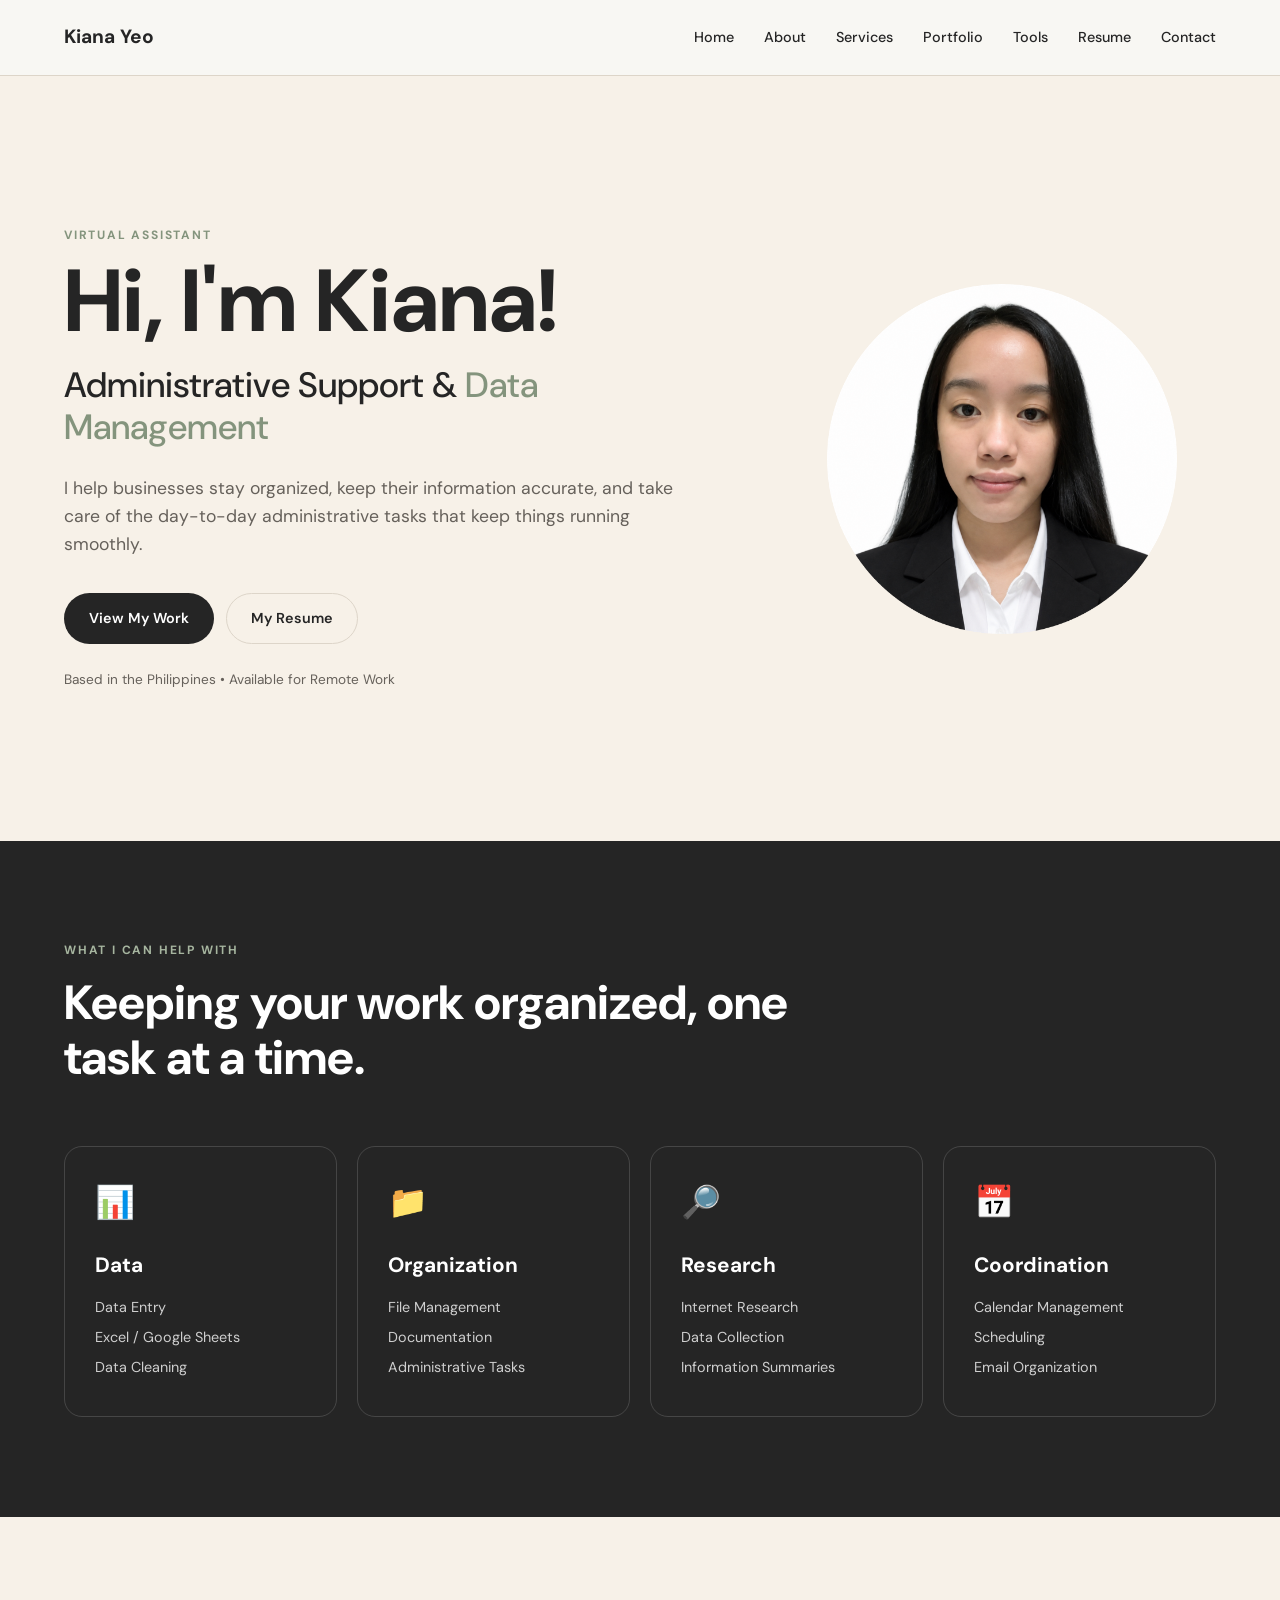
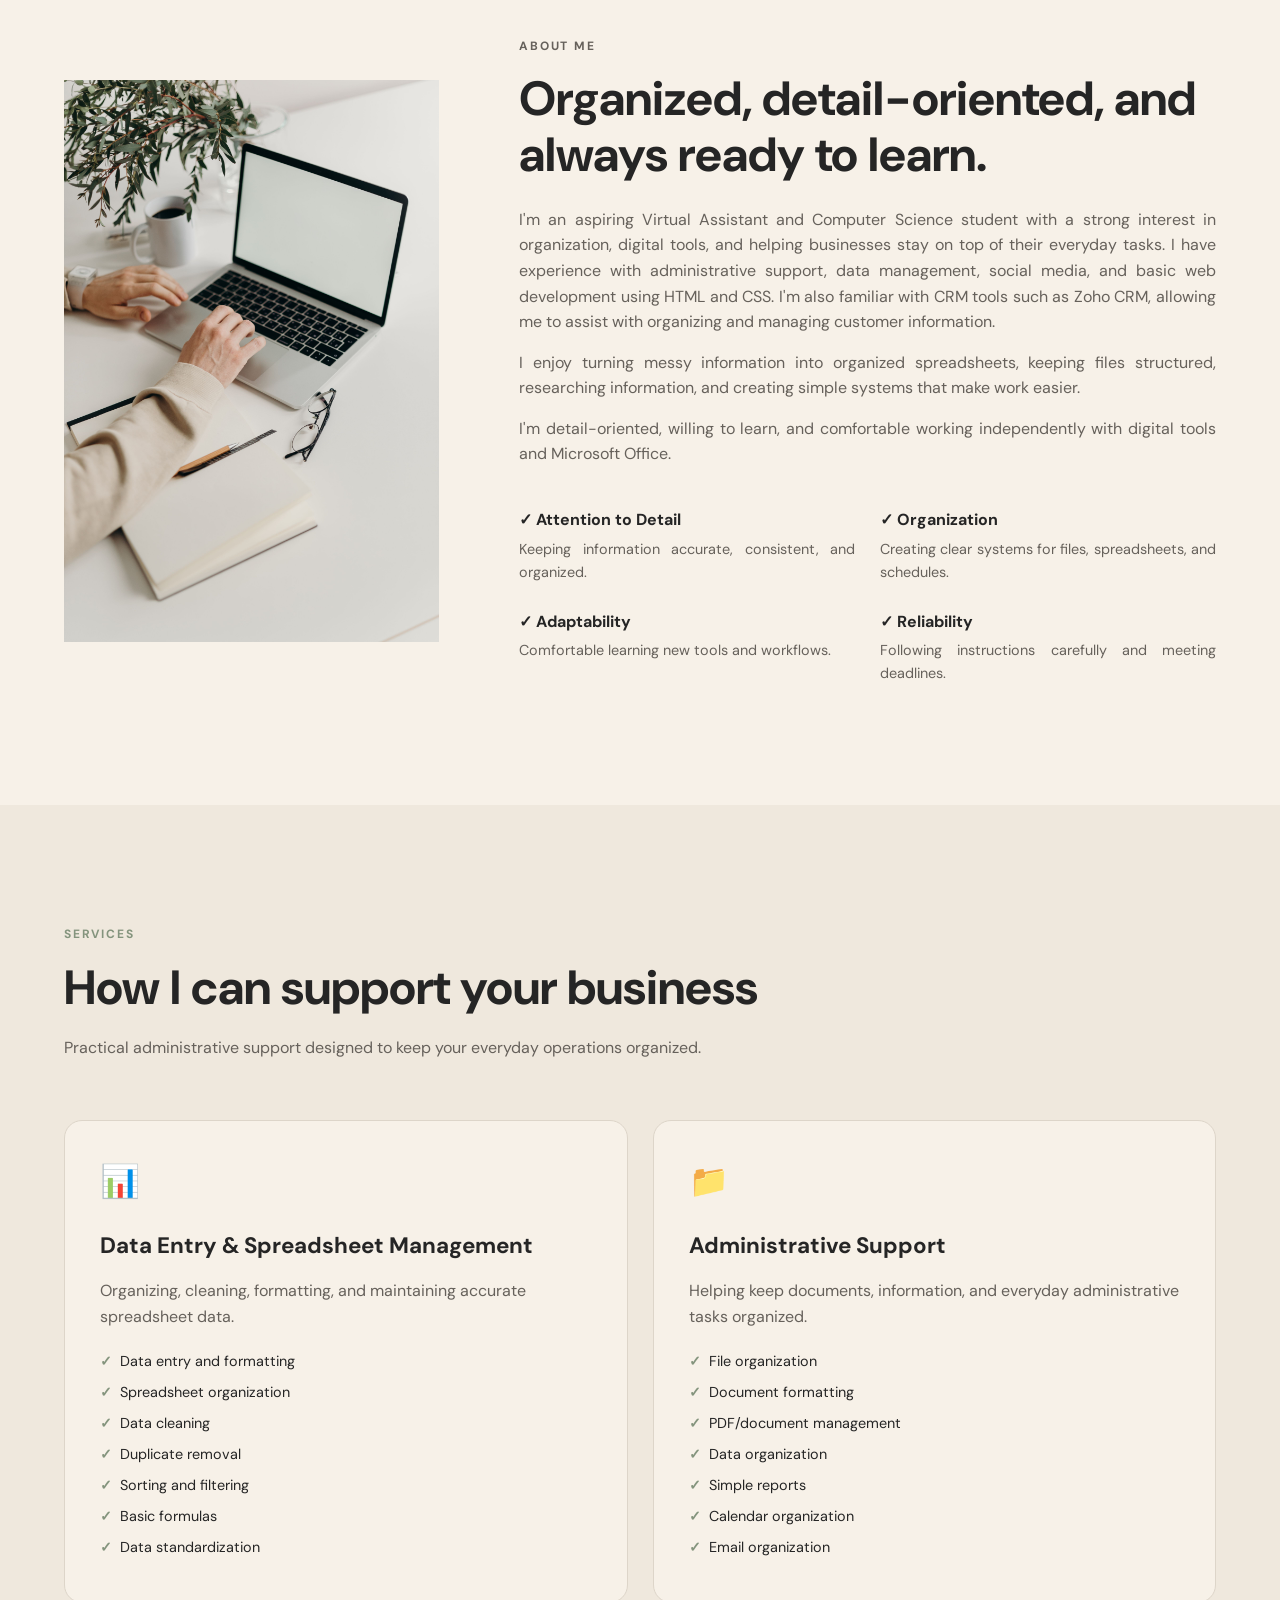
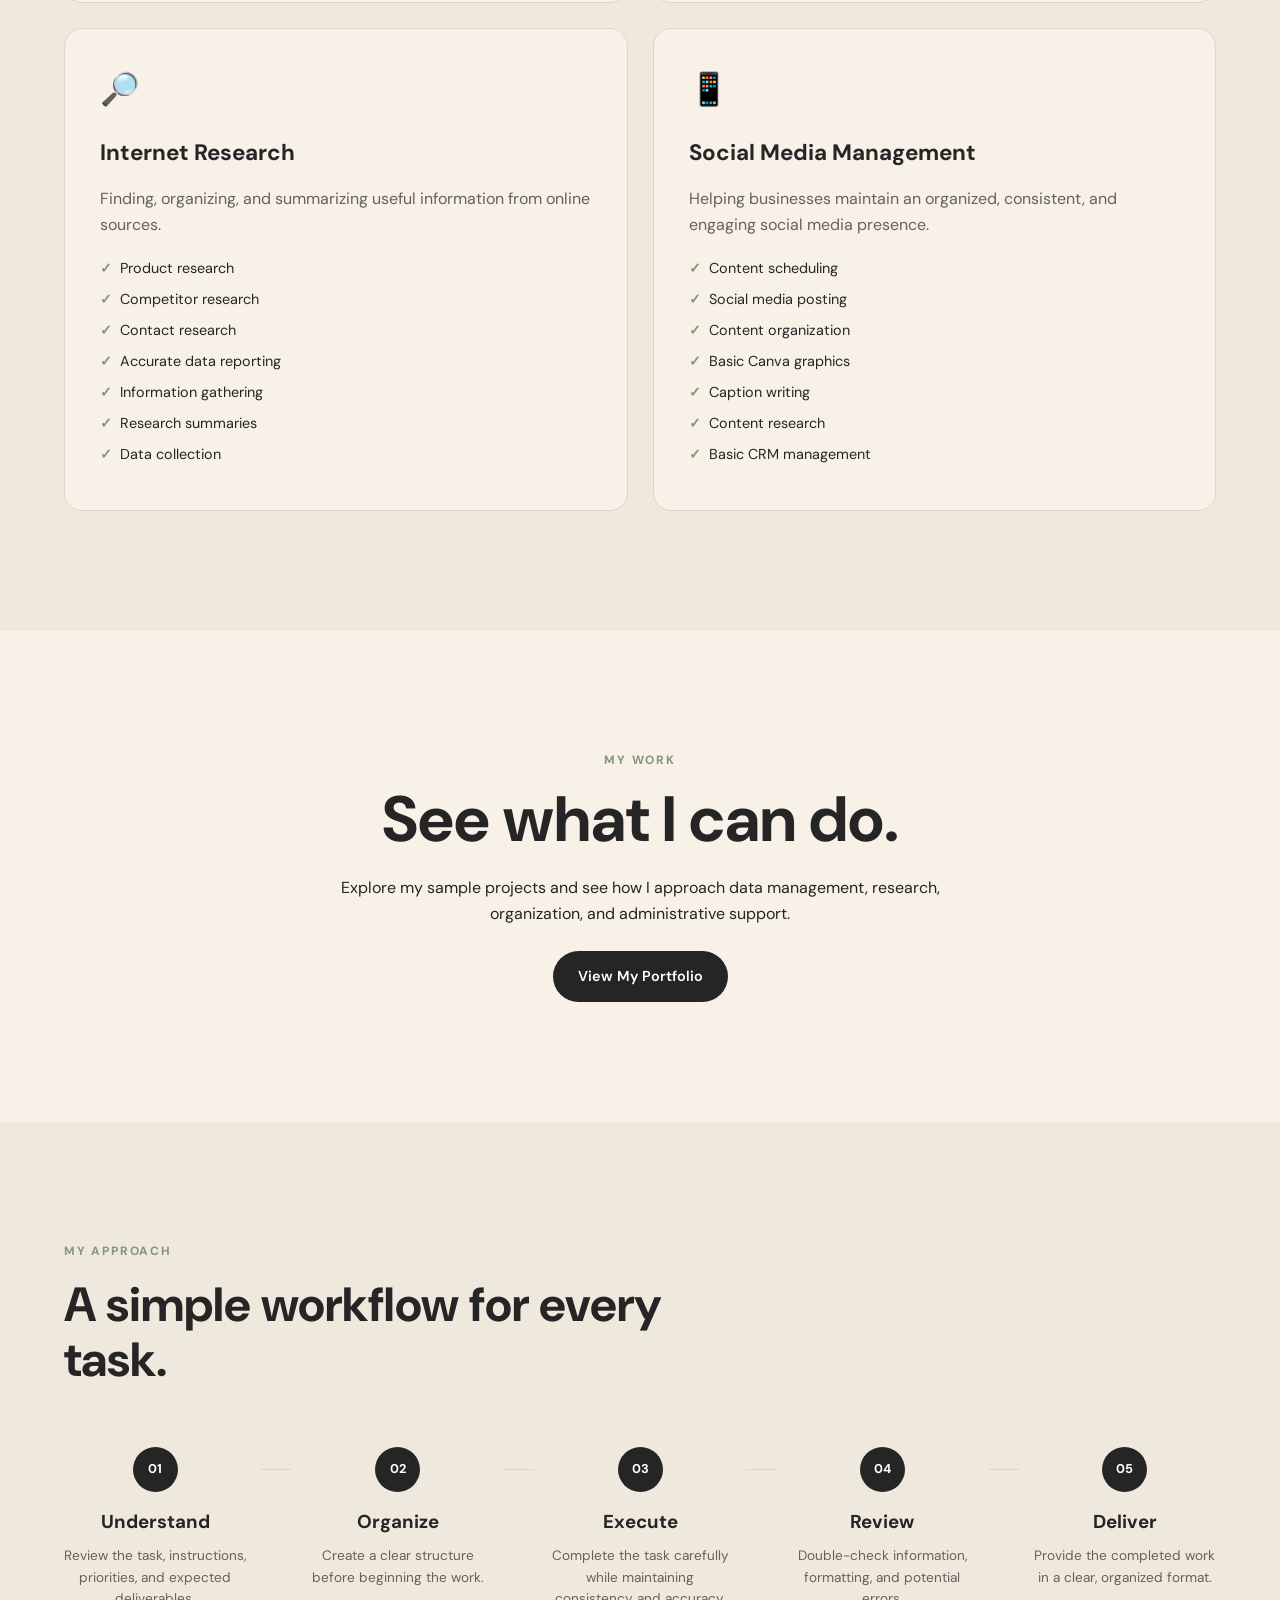
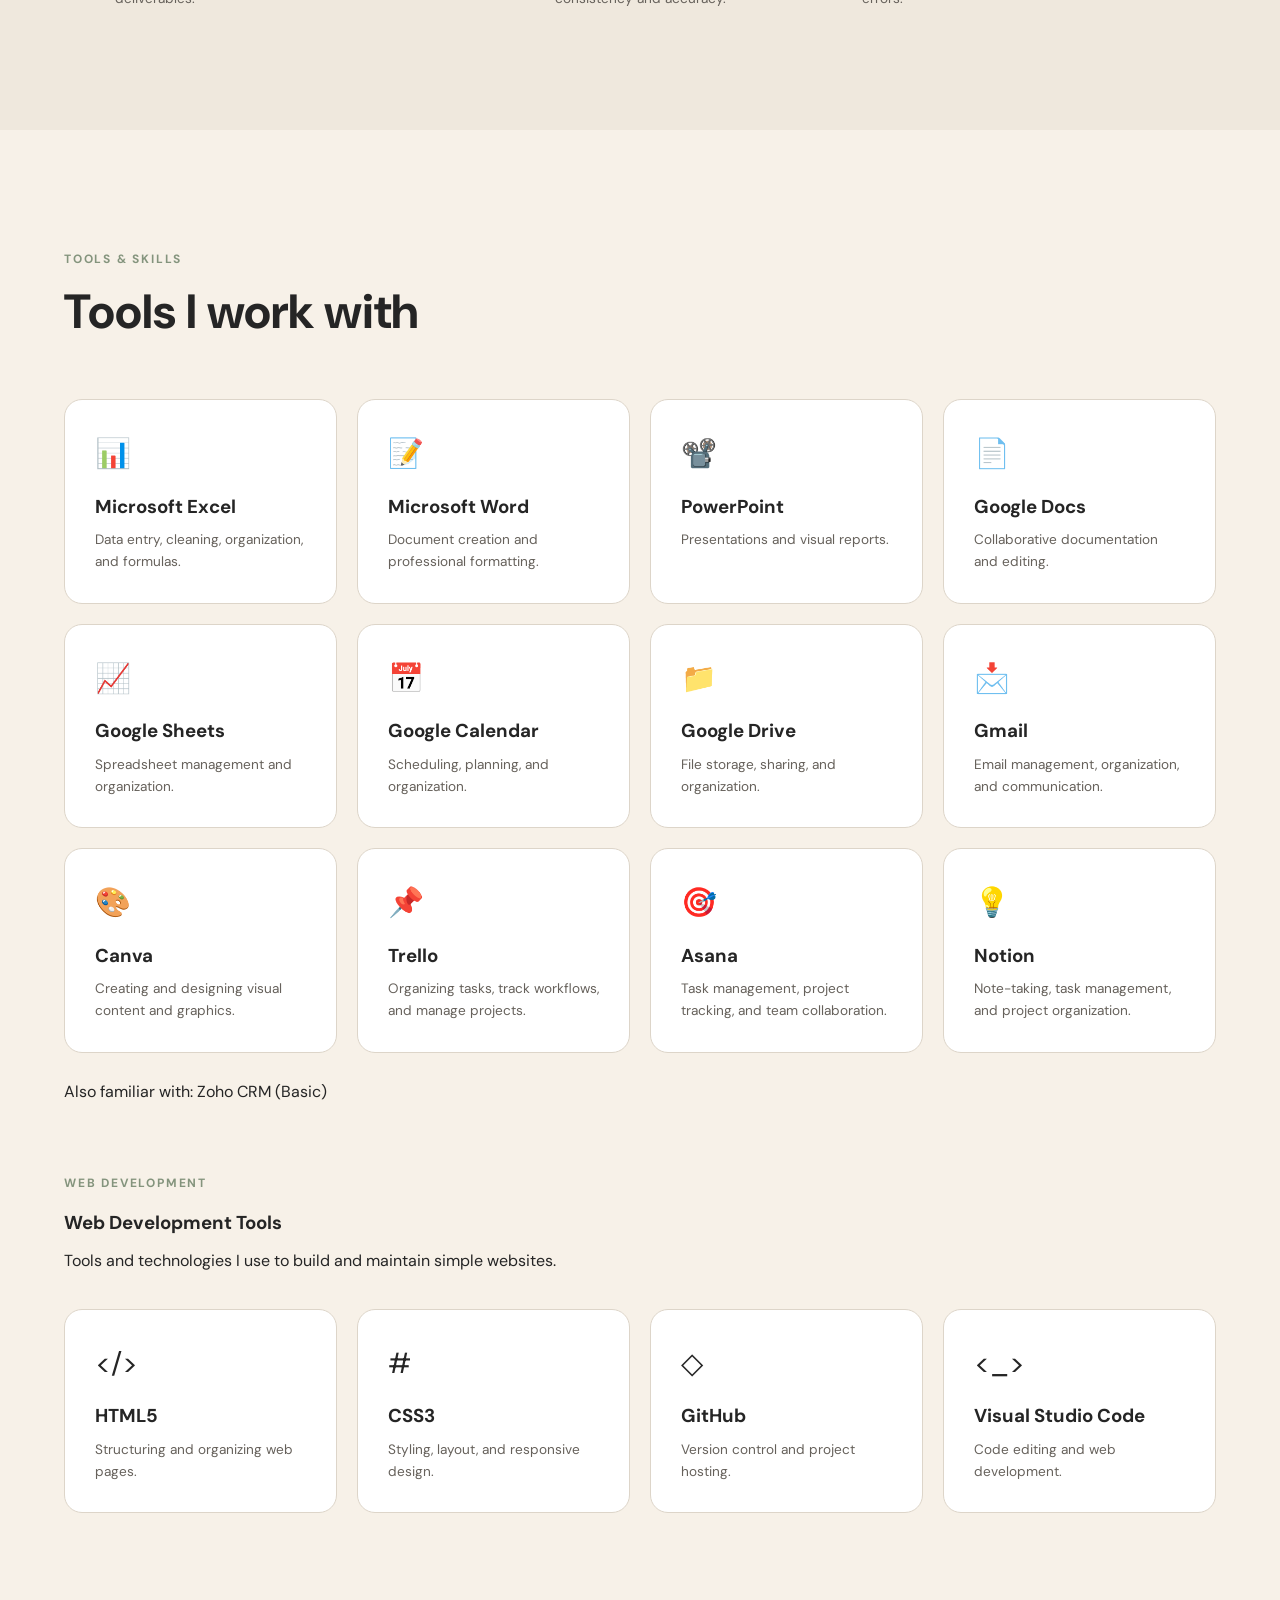
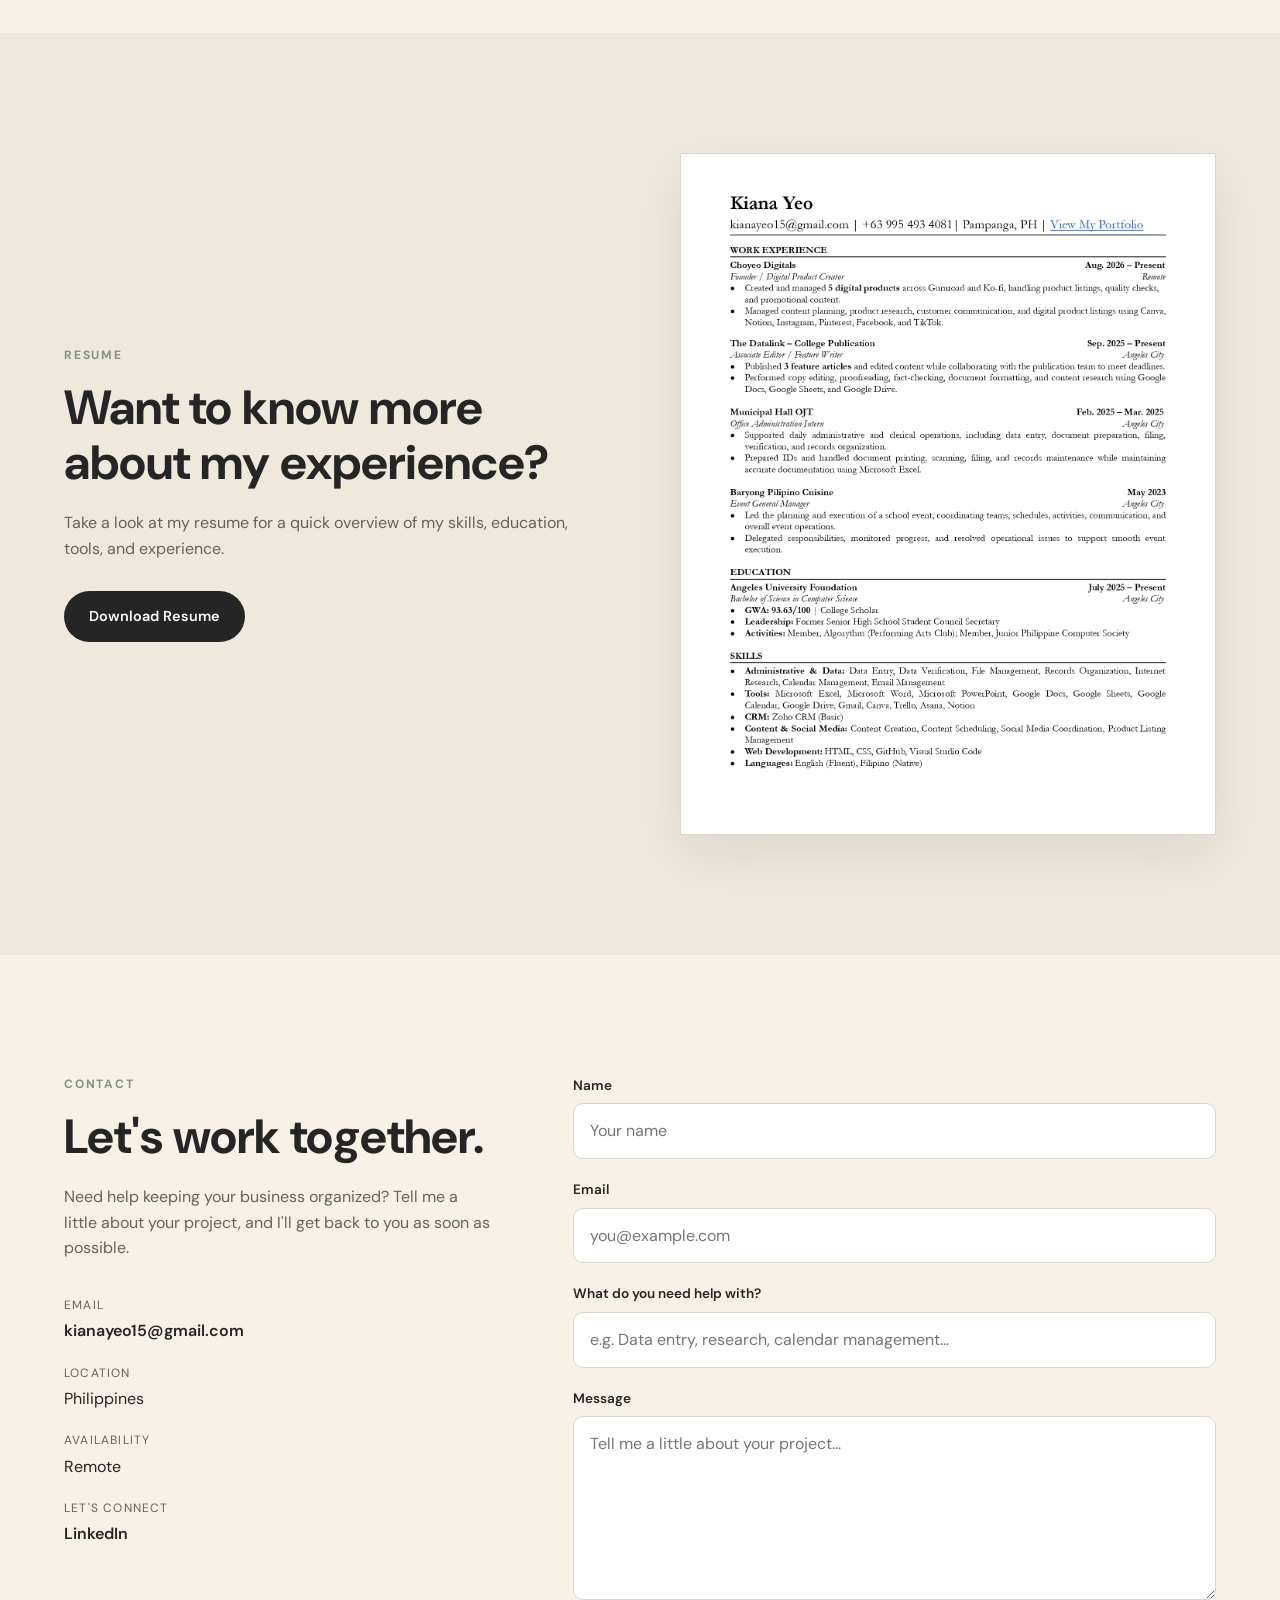
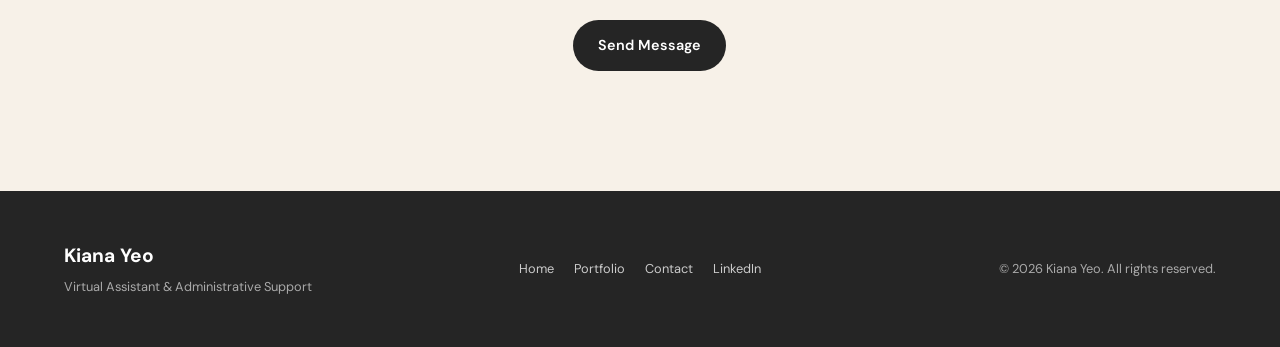
<file: index.html>
<!DOCTYPE html>
<html lang="en">

<head>
    <meta charset="UTF-8">
    <meta name="viewport" content="width=device-width, initial-scale=1.0">

    <title>Kiana Yeo | Portfolio</title>

    <link rel="preconnect" href="https://fonts.googleapis.com">
    <link rel="preconnect" href="https://fonts.gstatic.com" crossorigin>

    <link href="https://fonts.googleapis.com/css2?family=DM+Sans:wght@400;500;600;700&display=swap" rel="stylesheet">

    <link rel="icon" type="image/png" href="images/site-icon.png">

    <!-- CSS -->
    <link rel="stylesheet" href="style.css">

    <!-- SEO -->
    <meta name="description" content="My website portfolio showcasing my projects and skills.">

    <!-- Open Graph / LinkedIn Preview -->
    <meta property="og:title" content="Kiana Yeo | Portfolio">
    <meta property="og:description"
        content="Kiana Yeo's portfolio showcasing virtual assistance, data management, research, administrative support, and web development projects.">
    <meta property="og:type" content="website">
    <meta property="og:url" content="https://kiabytes.github.io/kiana-yeo-portfolio/">
    <meta property="og:image" content="https://kiabytes.github.io/kiana-yeo-portfolio/images/portfolio-preview.jpg">

</head>

<body>

    <!-- =====================================================
         NAVIGATION
    ====================================================== -->

    <header class="navbar">

        <div class="container nav-container">

            <a href="#home" class="logo">
                Kiana Yeo
            </a>

            <nav class="nav-links">

                <a href="#home">Home</a>
                <a href="#about">About</a>
                <a href="#services">Services</a>
                <a href="portfolio.html">Portfolio</a>
                <a href="#tools">Tools</a>
                <a href="#resume">Resume</a>
                <a href="#contact">Contact</a>

            </nav>

            <!-- Mobile menu button -->
            <button class="menu-button" aria-label="Open menu">
                ☰
            </button>

        </div>

    </header>


    <main>

    <!-- =====================================================
        HERO / HOME
    ====================================================== -->

        <section id="home" class="hero">

            <div class="container hero-container">

                <div class="hero-content">

                    <p class="eyebrow">
                        VIRTUAL ASSISTANT
                    </p>

                    <h1>
                        Hi, I'm Kiana!
                    </h1>

                    <h2>
                        Administrative Support &
                        <span>Data Management</span>
                    </h2>

                    <p class="hero-description">
                        I help businesses stay organized, keep their
                        information accurate, and take care of the
                        day-to-day administrative tasks that keep
                        things running smoothly.
                    </p>

                    <div class="hero-buttons">

                        <a href="portfolio.html" class="button button-primary">
                            View My Work
                        </a>

                        <a href="#resume" class="button button-secondary">
                            My Resume
                        </a>

                    </div>

                    <p class="availability">
                        Based in the Philippines • Available for Remote Work
                    </p>

                </div>


                <!-- Hero Avatar -->

                <div class="hero-avatar">

                    <img src="images/profile-picture.png" alt="Illustrated profile avatar">

                </div>

            </div>

        </section>


        <!-- =====================================================
             WHAT I CAN HELP WITH
        ====================================================== -->

        <section class="capabilities">

            <div class="container">

                <div class="section-heading">

                    <p class="eyebrow">
                        WHAT I CAN HELP WITH
                    </p>

                    <h2>
                        Keeping your work organized,
                        one task at a time.
                    </h2>

                </div>


                <div class="capability-grid">

                    <!-- Card 1 -->
                    <article class="capability-card">

                        <div class="card-icon">
                            📊
                        </div>

                        <h3>Data</h3>

                        <ul>
                            <li>Data Entry</li>
                            <li>Excel / Google Sheets</li>
                            <li>Data Cleaning</li>
                        </ul>

                    </article>


                    <!-- Card 2 -->
                    <article class="capability-card">

                        <div class="card-icon">
                            📁
                        </div>

                        <h3>Organization</h3>

                        <ul>
                            <li>File Management</li>
                            <li>Documentation</li>
                            <li>Administrative Tasks</li>
                        </ul>

                    </article>


                    <!-- Card 3 -->
                    <article class="capability-card">

                        <div class="card-icon">
                            🔎
                        </div>

                        <h3>Research</h3>

                        <ul>
                            <li>Internet Research</li>
                            <li>Data Collection</li>
                            <li>Information Summaries</li>
                        </ul>

                    </article>


                    <!-- Card 4 -->
                    <article class="capability-card">

                        <div class="card-icon">
                            📅
                        </div>

                        <h3>Coordination</h3>

                        <ul>
                            <li>Calendar Management</li>
                            <li>Scheduling</li>
                            <li>Email Organization</li>
                        </ul>

                    </article>

                </div>

            </div>

        </section>


        <!-- =====================================================
             ABOUT
        ====================================================== -->

        <section id="about" class="about section">

            <div class="container about-container">

                <div class="about-image">

                    <img src="images/stockimage1.jpg" alt="Stock Image">

                </div>


                <div class="about-content">

                    <p class="eyebrow">
                        ABOUT ME
                    </p>

                    <h2>
                        Organized, detail-oriented,
                        and always ready to learn.
                    </h2>

                    <p>
                        I'm an aspiring Virtual Assistant and Computer Science
                        student with a strong interest in organization, digital 
                        tools, and helping businesses stay on top of their everyday
                        tasks. I have experience with administrative support, data 
                        management, social media, and basic web development using HTML
                        and CSS. I'm also familiar with CRM tools such as Zoho CRM, 
                        allowing me to assist with organizing and managing customer 
                        information.
                    </p>

                    <p>
                        I enjoy turning messy information into organized
                        spreadsheets, keeping files structured,
                        researching information, and creating simple
                        systems that make work easier.
                    </p>

                    <p>
                        I'm detail-oriented, willing to learn, and
                        comfortable working independently with digital
                        tools and Microsoft Office.
                    </p>


                    <div class="strengths">

                        <div class="strength">
                            <strong>✓ Attention to Detail</strong>
                            <p>
                                Keeping information accurate,
                                consistent, and organized.
                            </p>
                        </div>

                        <div class="strength">
                            <strong>✓ Organization</strong>
                            <p>
                                Creating clear systems for files,
                                spreadsheets, and schedules.
                            </p>
                        </div>

                        <div class="strength">
                            <strong>✓ Adaptability</strong>
                            <p>
                                Comfortable learning new tools
                                and workflows.
                            </p>
                        </div>

                        <div class="strength">
                            <strong>✓ Reliability</strong>
                            <p>
                                Following instructions carefully
                                and meeting deadlines.
                            </p>
                        </div>

                    </div>

                </div>

            </div>

        </section>


        <!-- =====================================================
             SERVICES
        ====================================================== -->

        <section id="services" class="services section section-light">

            <div class="container">

                <div class="section-heading">

                    <p class="eyebrow">
                        SERVICES
                    </p>

                    <h2>
                        How I can support your business
                    </h2>

                    <p>
                        Practical administrative support designed
                        to keep your everyday operations organized.
                    </p>

                </div>


                <div class="service-grid">

                    <!-- Service 1 -->
                    <article class="service-card">

                        <div class="card-icon">
                            📊
                        </div>

                        <h3>
                            Data Entry & Spreadsheet Management
                        </h3>

                        <p>
                            Organizing, cleaning, formatting, and
                            maintaining accurate spreadsheet data.
                        </p>

                        <ul>
                            <li>Data entry and formatting</li>
                            <li>Spreadsheet organization</li>
                            <li>Data cleaning</li>
                            <li>Duplicate removal</li>
                            <li>Sorting and filtering</li>
                            <li>Basic formulas</li>
                            <li>Data standardization</li>
                        </ul>

                    </article>


                    <!-- Service 2 -->
                    <article class="service-card">

                        <div class="card-icon">
                            📁
                        </div>

                        <h3>
                            Administrative Support
                        </h3>

                        <p>
                            Helping keep documents, information,
                            and everyday administrative tasks
                            organized.
                        </p>

                        <ul>
                            <li>File organization</li>
                            <li>Document formatting</li>
                            <li>PDF/document management</li>
                            <li>Data organization</li>
                            <li>Simple reports</li>
                            <li>Calendar organization</li>
                            <li>Email organization</li>
                        </ul>

                    </article>


                    <!-- Service 3 -->
                    <article class="service-card">

                        <div class="card-icon">
                            🔎
                        </div>

                        <h3>
                            Internet Research
                        </h3>

                        <p>
                            Finding, organizing, and summarizing
                            useful information from online sources.
                        </p>

                        <ul>
                            <li>Product research</li>
                            <li>Competitor research</li>
                            <li>Contact research</li>
                            <li>Accurate data reporting</li>
                            <li>Information gathering</li>
                            <li>Research summaries</li>
                            <li>Data collection</li>
                        </ul>

                    </article>


                    <!-- Service 4 -->
                    <article class="service-card">

                        <div class="card-icon">
                            📱
                        </div>

                        <h3>
                            Social Media Management
                        </h3>

                        <p>
                            Helping businesses maintain an organized,
                            consistent, and engaging social media presence.
                        </p>

                        <ul>
                            <li>Content scheduling</li>
                            <li>Social media posting</li>
                            <li>Content organization</li>
                            <li>Basic Canva graphics</li>
                            <li>Caption writing</li>
                            <li>Content research</li>
                            <li>Basic CRM management</li>
                        </ul>

                    </article>

                </div>

            </div>

        </section>

        <!-- =====================================================
             PORTFOLIO PREVIEW
        ====================================================== -->

        <section class="portfolio-preview section">

            <div class="container">

                <div class="section-heading">

                    <p class="eyebrow">
                        MY WORK
                    </p>

                    <h2>
                        See what I can do.
                    </h2>

                    <p>
                        Explore my sample projects and see how I approach
                        data management, research, organization, and
                        administrative support.
                    </p>

                    <a href="portfolio.html" class="button button-primary">
                        View My Portfolio
                    </a>

                </div>

            </div>

        </section>


        <!-- =====================================================
             WORKFLOW
        ====================================================== -->

        <section class="workflow section section-light">

            <div class="container">

                <div class="section-heading">

                    <p class="eyebrow">
                        MY APPROACH
                    </p>

                    <h2>
                        A simple workflow for every task.
                    </h2>

                </div>


                <div class="workflow-grid">

                    <div class="workflow-step">

                        <span>01</span>

                        <h3>
                            Understand
                        </h3>

                        <p>
                            Review the task, instructions,
                            priorities, and expected deliverables.
                        </p>

                    </div>


                    <div class="workflow-line"></div>


                    <div class="workflow-step">

                        <span>02</span>

                        <h3>
                            Organize
                        </h3>

                        <p>
                            Create a clear structure before
                            beginning the work.
                        </p>

                    </div>


                    <div class="workflow-line"></div>


                    <div class="workflow-step">

                        <span>03</span>

                        <h3>
                            Execute
                        </h3>

                        <p>
                            Complete the task carefully while
                            maintaining consistency and accuracy.
                        </p>

                    </div>


                    <div class="workflow-line"></div>


                    <div class="workflow-step">

                        <span>04</span>

                        <h3>
                            Review
                        </h3>

                        <p>
                            Double-check information, formatting,
                            and potential errors.
                        </p>

                    </div>


                    <div class="workflow-line"></div>


                    <div class="workflow-step">

                        <span>05</span>

                        <h3>
                            Deliver
                        </h3>

                        <p>
                            Provide the completed work in a clear,
                            organized format.
                        </p>

                    </div>

                </div>

            </div>

        </section>


        <!-- =====================================================
             TOOLS
        ====================================================== -->

        <section id="tools" class="tools section">

            <div class="container">

                <div class="section-heading">

                    <p class="eyebrow">
                        TOOLS & SKILLS
                    </p>

                    <h2>
                        Tools I work with
                    </h2>

                </div>


                <div class="tools-grid">

                    <div class="tool-card">

                        <div class="tool-icon">
                            📊
                        </div>

                        <h3>
                            Microsoft Excel
                        </h3>

                        <p>
                            Data entry, cleaning,
                            organization, and formulas.
                        </p>

                    </div>


                    <div class="tool-card">

                        <div class="tool-icon">
                            📝
                        </div>

                        <h3>
                            Microsoft Word
                        </h3>

                        <p>
                            Document creation and
                            professional formatting.
                        </p>

                    </div>


                    <div class="tool-card">

                        <div class="tool-icon">
                            📽️
                        </div>

                        <h3>
                            PowerPoint
                        </h3>

                        <p>
                            Presentations and
                            visual reports.
                        </p>

                    </div>


                    <div class="tool-card">

                        <div class="tool-icon">
                            📄
                        </div>

                        <h3>
                            Google Docs
                        </h3>

                        <p>
                            Collaborative documentation
                            and editing.
                        </p>

                    </div>


                    <div class="tool-card">

                        <div class="tool-icon">
                            📈
                        </div>

                        <h3>
                            Google Sheets
                        </h3>

                        <p>
                            Spreadsheet management
                            and organization.
                        </p>

                    </div>


                    <div class="tool-card">

                        <div class="tool-icon">
                            📅
                        </div>

                        <h3>
                            Google Calendar
                        </h3>

                        <p>
                            Scheduling, planning,
                            and organization.
                        </p>

                    </div>

                    <div class="tool-card">

                        <div class="tool-icon">
                            📁
                        </div>

                        <h3>
                            Google Drive
                        </h3>

                        <p>
                            File storage, sharing, and
                            organization.
                        </p>

                    </div>

                    <div class="tool-card">

                        <div class="tool-icon">
                            📩
                        </div>

                        <h3>
                            Gmail
                        </h3>

                        <p>
                            Email management, organization,
                            and communication.
                        </p>

                    </div>

                    <div class="tool-card">

                        <div class="tool-icon">
                            🎨
                        </div>

                        <h3>
                            Canva
                        </h3>

                        <p>
                            Creating and designing visual
                            content and graphics.
                        </p>

                    </div>

                    <div class="tool-card">

                        <div class="tool-icon">
                            📌
                        </div>

                        <h3>
                            Trello
                        </h3>

                        <p>
                            Organizing tasks, track workflows,
                            and manage projects.
                        </p>

                    </div>

                    <div class="tool-card">

                        <div class="tool-icon">
                            🎯
                        </div>

                        <h3>
                            Asana
                        </h3>

                        <p>
                            Task management, project tracking,
                            and team collaboration.
                        </p>

                    </div>

                    <div class="tool-card">

                        <div class="tool-icon">
                            💡
                        </div>

                        <h3>
                            Notion
                        </h3>

                        <p>
                            Note-taking, task management,
                            and project organization.
                        </p>

                    </div>

                </div>
<br>
<p>Also familiar with: Zoho CRM (Basic)</p>

                <!-- WEB DEVELOPMENT TOOLS -->

                <div class="tools-subheading">

                    <p class="eyebrow">
                        WEB DEVELOPMENT
                    </p>

                    <h3>
                        Web Development Tools
                    </h3>

                    <p>
                        Tools and technologies I use to build and maintain simple websites.
                    </p>

                </div>


                <div class="tools-grid web-dev-tools">

                    <!-- HTML -->

                    <div class="tool-card">

                        <div class="tool-icon">
                            &lt;/&gt;
                        </div>

                        <h3>
                            HTML5
                        </h3>

                        <p>
                            Structuring and organizing web pages.
                        </p>

                    </div>


                    <!-- CSS -->

                    <div class="tool-card">

                        <div class="tool-icon">
                            #
                        </div>

                        <h3>
                            CSS3
                        </h3>

                        <p>
                            Styling, layout, and responsive design.
                        </p>

                    </div>


                    <!-- GitHub -->

                    <div class="tool-card">

                        <div class="tool-icon">
                            ◇
                        </div>

                        <h3>
                            GitHub
                        </h3>

                        <p>
                            Version control and project hosting.
                        </p>

                    </div>


                    <!-- Visual Studio Code -->

                    <div class="tool-card">

                        <div class="tool-icon">
                            &lt;_&gt;
                        </div>

                        <h3>
                            Visual Studio Code
                        </h3>

                        <p>
                            Code editing and web development.
                        </p>

                    </div>

                </div>


            </div>

        </section>


        <!-- =====================================================
             RESUME
        ====================================================== -->

        <section id="resume" class="resume section section-light">

            <div class="container resume-container">

                <div class="resume-content">

                    <p class="eyebrow">
                        RESUME
                    </p>

                    <h2>
                        Want to know more about my experience?
                    </h2>

                    <p>
                        Take a look at my resume for a quick overview
                        of my skills, education, tools, and experience.
                    </p>

                    <a href="files/Kiana-Yeo-Resume.pdf" class="button button-primary" download>
                        Download Resume
                    </a>

                </div>


                <div class="resume-preview">

                    <div class="resume-paper">

                        <img src="images/resume-preview.jpg" alt="Resume preview image">

                    </div>

                </div>

            </div>

        </section>


        <!-- =====================================================
             CONTACT
        ====================================================== -->

        <section id="contact" class="contact section">

            <div class="container contact-container">

                <div class="contact-content">

                    <p class="eyebrow">
                        CONTACT
                    </p>

                    <h2>
                        Let's work together.
                    </h2>

                    <p>
                        Need help keeping your business organized?
                        Tell me a little about your project, and
                        I'll get back to you as soon as possible.
                    </p>

                    <div class="contact-details">

                        <div>
                            <span>Email</span>

                            <a href="mailto:kianayeo15@gmail.com">
                                kianayeo15@gmail.com
                            </a>
                        </div>

                        <div>
                            <span>Location</span>

                            <p>
                                Philippines
                            </p>
                        </div>

                        <div>
                            <span>Availability</span>

                            <p>
                                Remote
                            </p>
                        </div>

                        <div>
                            <span>Let's Connect</span>

                            <a href="https://www.linkedin.com/in/kiana-yeo-a84070275/" target="_blank"
                                rel="noopener noreferrer">
                                LinkedIn
                            </a>
                        </div>

                    </div>

                </div>


                <form class="contact-form" action="https://formspree.io/f/moeqnewv" method="POST">

                    <input type="hidden" name="_subject" value="New Portfolio Inquiry — Kiana Yeo">

                    <div class="form-group">

                        <label for="name">
                            Name
                        </label>

                        <input type="text" id="name" name="name" placeholder="Your name" required>

                    </div>


                    <div class="form-group">

                        <label for="email">
                            Email
                        </label>

                        <input type="email" id="email" name="email" placeholder="you@example.com" required>

                    </div>


                    <div class="form-group">

                        <label for="subject">
                            What do you need help with?
                        </label>

                        <input type="text" id="subject" name="subject"
                            placeholder="e.g. Data entry, research, calendar management..." required>

                    </div>


                    <div class="form-group">

                        <label for="message">
                            Message
                        </label>

                        <textarea id="message" name="message" rows="6"
                            placeholder="Tell me a little about your project..." required></textarea>

                    </div>


                    <button type="submit" class="button button-primary">
                        Send Message
                    </button>

                </form>

            </div>

        </section>

    </main>


    <!-- =====================================================
         FOOTER
    ====================================================== -->

    <footer class="footer">

        <div class="container footer-container">

            <div>

                <a href="#home" class="logo">
                    Kiana Yeo
                </a>

                <p>
                    Virtual Assistant & Administrative Support
                </p>

            </div>


            <div class="footer-links">

                <a href="#home">Home</a>
                <a href="portfolio.html">Portfolio</a>
                <a href="#contact">Contact</a>
                <a href="https://www.linkedin.com/in/kiana-yeo-a84070275/" target="_blank" rel="noopener noreferrer">
                    LinkedIn
                </a>

            </div>


            <p class="copyright">
                © 2026 Kiana Yeo. All rights reserved.
            </p>

        </div>

    </footer>


</body>

</html>
</file>
<file: style.css>
/* =========================================================
   RESET
========================================================= */

* {
    margin: 0;
    padding: 0;
    box-sizing: border-box;
}

html {
    scroll-behavior: smooth;
}

body {
    font-family: "DM Sans", sans-serif;
    line-height: 1.6;
    background: #F7F1E8;
    color: #252525;
}

.about-content p {
    text-align: justify;
}

img {
    max-width: 100%;
    display: block;
}

a {
    color: inherit;
    text-decoration: none;
}

button,
input,
textarea {
    font: inherit;
}


/* =========================================================
   VARIABLES
========================================================= */

:root {

    /* ==============================
       COLORS
    ============================== */

    --background: #F7F1E8;
    --background-light: #EFE8DD; 

    --text: #252525;
    --text-light: #66615B;

    --accent: #A6B59F;
    --accent-dark: #84947D;

    --white: #FFFFFF;
    --border: #DDD5C9;


    /* ==============================
       BORDER RADIUS
    ============================== */

    --radius-small: 10px;
    --radius-medium: 18px;
    --radius-large: 28px;


    /* ==============================
       LAYOUT
    ============================== */

    --max-width: 1200px;

}


/* =========================================================
   GENERAL
========================================================= */

.container {
    width: min(90%, var(--max-width));
    margin: 0 auto;
}

.section {
    padding: 120px 0;
}

.section-light {
    background: var(--background-light);
}

.section-heading {
    max-width: 700px;
    margin-bottom: 60px;
}

.section-heading h2 {
    font-size: clamp(2rem, 4vw, 3rem);
    line-height: 1.15;
    margin-bottom: 20px;
}

.section-heading > p:last-child {
    color: var(--text-light);
}

.eyebrow {
    font-size: 0.75rem;
    font-weight: 700;
    letter-spacing: 0.15em;
    color: var(--accent-dark);
    margin-bottom: 15px;
}


/* =========================================================
   NAVIGATION
========================================================= */

.navbar {
    position: sticky;
    top: 0;
    z-index: 1000;

    background: rgba(248, 247, 244, 0.95);
    border-bottom: 1px solid var(--border);

    backdrop-filter: blur(10px);
}

.nav-container {
    min-height: 75px;

    display: flex;
    align-items: center;
    justify-content: space-between;
}

.logo {
    font-size: 1.2rem;
    font-weight: 700;
}

.nav-links {
    display: flex;
    align-items: center;
    gap: 30px;
}

.nav-links a {
    font-size: 0.9rem;
    font-weight: 500;

    transition: color 0.2s ease;
}

.nav-links a:hover {
    color: var(--accent-dark);
}

.menu-button {
    display: none;

    border: none;
    background: none;

    font-size: 1.5rem;
    cursor: pointer;
}


/* =========================================================
   BUTTONS
========================================================= */

.button {
    display: inline-flex;
    align-items: center;
    justify-content: center;

    padding: 13px 24px;

    border-radius: 999px;

    font-size: 0.9rem;
    font-weight: 600;

    border: 1px solid transparent;

    transition:
        transform 0.2s ease,
        background 0.2s ease;
}

.button:hover {
    transform: translateY(-2px);
}

.button-primary {
    background: var(--text);
    color: var(--white);
}

.button-primary:hover {
    background: var(--accent-dark);
}

.button-secondary {
    background: transparent;
    border-color: var(--border);
}

.button-secondary:hover {
    background: var(--white);
}


/* =========================================================
   HERO
========================================================= */

.hero {
    min-height: 85vh;

    display: flex;
    align-items: center;

    padding: 100px 0;
}

.hero-container {
    display: grid;
    grid-template-columns: 1.2fr 0.8fr;
    gap: 80px;

    align-items: center;
}

.hero-content {
    max-width: 700px;
}

.hero h1 {
    font-size: clamp(3rem, 7vw, 5.5rem);
    line-height: 0.95;

    margin-bottom: 20px;
}

.hero h2 {
    font-size: clamp(1.4rem, 3vw, 2.2rem);
    font-weight: 500;

    line-height: 1.2;

    margin-bottom: 25px;
}

.hero h2 span {
    color: var(--accent-dark);
}

.hero-description {
    max-width: 620px;

    font-size: 1.1rem;
    color: var(--text-light);

    margin-bottom: 35px;
}

.hero-buttons {
    display: flex;
    flex-wrap: wrap;
    gap: 12px;

    margin-bottom: 25px;
}

.availability {
    font-size: 0.85rem;
    color: var(--text-light);
}


/* =========================================================
   HERO AVATAR
========================================================= */

.hero-avatar {
    display: flex;
    align-items: center;
    justify-content: center;
}

.hero-avatar img {
    width: min(350px, 100%);
    height: auto;
    display: block;
}


/* =========================================================
   CAPABILITIES
========================================================= */

.capabilities {
    padding: 100px 0;
    background: var(--text);
    color: var(--white);
}

.capabilities .eyebrow {
    color: var(--accent);
}

.capabilities .section-heading {
    max-width: 750px;
}

.capability-grid {
    display: grid;

    grid-template-columns:
        repeat(4, 1fr);

    gap: 20px;
}

.capability-card {
    padding: 30px;

    border: 1px solid rgba(255, 255, 255, 0.15);
    border-radius: var(--radius-medium);

    transition:
        transform 0.2s ease,
        background 0.2s ease;
}

.capability-card:hover {
    transform: translateY(-5px);
    background: rgba(255, 255, 255, 0.05);
}

.card-icon {
    font-size: 2rem;
    margin-bottom: 20px;
}

.capability-card h3 {
    font-size: 1.3rem;
    margin-bottom: 15px;
}

.capability-card ul {
    list-style: none;

    color: #cfcfcf;

    font-size: 0.9rem;
}

.capability-card li {
    margin-bottom: 7px;
}


/* =========================================================
   ABOUT
========================================================= */

.about-container {
    display: grid;

    grid-template-columns: 0.7fr 1.3fr;

    gap: 80px;

    align-items: center;
}

.about-content h2 {
    font-size: clamp(2rem, 4vw, 3rem);
    line-height: 1.15;

    margin-bottom: 25px;
}

.about-content > p {
    color: var(--text-light);
    margin-bottom: 15px;
}

.strengths {
    display: grid;

    grid-template-columns:
        repeat(2, 1fr);

    gap: 25px;

    margin-top: 40px;
}

.strength strong {
    display: block;
    margin-bottom: 5px;
}

.strength p {
    font-size: 0.9rem;
    color: var(--text-light);
}


/* =========================================================
   SERVICES
========================================================= */

.service-grid {
    display: grid;

    grid-template-columns:
        repeat(2, 1fr);

    gap: 25px;
}

.service-card {
    padding: 35px;

    background: var(--background);

    border: 1px solid var(--border);
    border-radius: var(--radius-medium);

    transition:
        transform 0.2s ease,
        box-shadow 0.2s ease;
}

.service-card:hover {
    transform: translateY(-5px);

    box-shadow:
        0 15px 40px rgba(0, 0, 0, 0.06);
}

.service-card h3 {
    font-size: 1.4rem;
    margin-bottom: 15px;
}

.service-card > p {
    color: var(--text-light);
    margin-bottom: 20px;
}

.service-card ul {
    list-style: none;
}

.service-card li {
    position: relative;

    padding-left: 20px;

    margin-bottom: 8px;

    font-size: 0.9rem;
}

.service-card li::before {
    content: "✓";

    position: absolute;
    left: 0;

    color: var(--accent-dark);
    font-weight: 700;
}


/* =========================================================
   PORTFOLIO
========================================================= */

.portfolio-preview h2 {
    font-size: clamp(2.8rem, 5vw, 4rem);
    line-height: 1.1;
}

.project {
    display: grid;
    grid-template-columns: 0.7fr 1.3fr;
    gap: 45px;
    align-items: center;
    padding: 80px 0;
    border-top: 1px solid var(--border);
}

.project-reverse {
    grid-template-columns: 1.2fr 0.8fr;
}

.project-reverse .project-info {
    order: 2;
}

.project-reverse .project-visual {
    order: 1;
}

.project-number {
    display: block;

    font-size: 0.8rem;
    font-weight: 700;

    color: var(--accent-dark);

    margin-bottom: 10px;
}

.project-category {
    font-size: 0.7rem;
    letter-spacing: 0.15em;
    font-weight: 700;

    color: var(--text-light);

    margin-bottom: 12px;
}

.portfolio-sub-section {
    grid-column: 1 / -1;
    background-color: #A6B59F;
    padding: 5px 32px;
    border-radius: 16px;
    margin: -40px 0 30px;
}

.portfolio-sub-section h2 {
    margin: 0;
    font-size: 25px;
    font-weight: 700;
    color: #252525;
}

/* Portfolio page heading only */
.portfolio .section-heading {
    text-align: center;
    max-width: 800px;
    margin: 50px auto 60px;
}

.portfolio .section-title{
    font-size: clamp(2.5rem, 5vw, 3.5rem);
    font-weight: 700;
    line-height: 1.1;
    margin-bottom: 20px;
}

.project-info h3 {
    font-size: clamp(1.8rem, 3vw, 2.5rem);
    line-height: 1.15;

    margin-bottom: 20px;
}

.project-info > p:not(.project-category) {
    color: var(--text-light);
    margin-bottom: 25px;
}

.project-tags {
    display: flex;
    flex-wrap: wrap;
    gap: 8px;
}

.project-tags span {
    padding: 6px 12px;

    background: var(--background-light);

    border-radius: 999px;

    font-size: 0.75rem;
}


/* =========================================================
   PROJECT VISUALS
========================================================= */

.project {
    display: block;
    padding: 100px 0;
    border-top: 1px solid var(--border);
}

.project-reverse {
    display: block;
}

.project-info {
    max-width: 720px;
    margin-bottom: 50px;
}

.project-info h3 {
    font-size: clamp(2rem, 4vw, 3rem);
    line-height: 1.1;
    margin-bottom: 20px;
}

.project-visual {
    width: 100%;
}

.showcase-caption {
    margin: 14px 0 0;
    font-size: 0.9rem;
    line-height: 1.6;
    color: var(--text-muted);
}

.showcase-caption strong {
    color: var(--text);
    font-weight: 600;
}

/* =========================================
   FULL-WIDTH SHOWCASE
========================================= */

.showcase-item {
    position: relative;
    width: 100%;
    margin-bottom: 40px;
}

.showcase-item:last-child {
    margin-bottom: 0;
}

/* Images */
.showcase-item img {
    width: 100%;
    height: auto;
    display: block;

    border-radius: var(--radius-medium);
    border: 1px solid var(--border);

    background: var(--white);
}

/* Videos */
.showcase-item video {
    width: 100%;
    height: auto;
    display: block;

    border-radius: var(--radius-medium);
    border: 1px solid var(--border);

    background: #000;

    /* No cropping */
    object-fit: contain;
}

/* =========================================
   SHOWCASE LABEL
========================================= */

.showcase-label {
    position: absolute;
    top: 18px;
    left: 18px;
    z-index: 2;

    padding: 7px 13px;

    background: var(--text);
    color: var(--white);

    border-radius: 999px;

    font-size: 0.7rem;
    font-weight: 700;
    letter-spacing: 0.08em;
}

/* =========================================
   BETWEEN BEFORE / AFTER
========================================= */

.showcase-divider {
    display: flex;
    align-items: center;
    gap: 15px;

    margin: 35px 0;
}

.showcase-divider::before,
.showcase-divider::after {
    content: "";
    flex: 1;
    height: 1px;
    background: var(--border);
}

.showcase-divider span {
    color: var(--accent-dark);
    font-size: 0.75rem;
    font-weight: 700;
    letter-spacing: 0.12em;
    text-transform: uppercase;
}

/* =========================================
   NON BEFORE/AFTER IMAGE SHOWCASE
========================================= */

.image-showcase {
    display: flex;
    flex-direction: column;
    gap: 40px;
}

.image-showcase .showcase-item {
    margin-bottom: 0;
}

/* =========================================
   MOBILE
========================================= */

@media (max-width: 650px) {

    .project {
        padding: 70px 0;
    }

    .project-info {
        margin-bottom: 35px;
    }

    .project-info h3 {
        font-size: 2rem;
    }

    .showcase-item {
        margin-bottom: 25px;
    }

    .showcase-label {
        top: 12px;
        left: 12px;
        padding: 6px 10px;
        font-size: 0.65rem;
    }

    .showcase-divider {
        margin: 25px 0;
    }

}

/* =========================================================
   WORKFLOW
========================================================= */

.workflow-grid {
    display: flex;
    align-items: flex-start;
    gap: 15px;
}

.workflow-step {
    flex: 1;
    text-align: center;
}

.workflow-step span {
    display: inline-flex;
    width: 45px;
    height: 45px;
    align-items: center;
    justify-content: center;
    margin-bottom: 15px;
    border-radius: 50%;
    background: var(--text);
    color: var(--white);
    font-size: 0.8rem;
    font-weight: 700;
}

.workflow-step h3 {
    margin-bottom: 8px;
}

.workflow-step p {
    font-size: 0.85rem;
    color: var(--text-light);
}

.workflow-line {
    width: 30px;
    height: 1px;
    background: var(--border);
    margin-top: 22px;
}


/* =========================================================
   TOOLS
========================================================= */

.tools-grid {
    display: grid;

    grid-template-columns:
        repeat(4, 1fr);

    gap: 20px;
}

.tool-card {
    padding: 30px;

    border: 1px solid var(--border);
    border-radius: var(--radius-medium);

    background: var(--white);
}

.tool-icon {
    font-size: 1.8rem;
    margin-bottom: 15px;
}

.tool-card h3 {
    margin-bottom: 8px;
}

.tool-card p {
    color: var(--text-light);
    font-size: 0.85rem;
}

/* =========================================================
   WEB DEVELOPMENT TOOLS
========================================================= */

.tools-subheading {
    margin-top: 70px;
    margin-bottom: 35px;
}

.tools-subheading h3 {
    margin: 8px 0 10px;
}

.tools-subheading p:last-child {
    margin: 0;
}

/* =========================================================
   RESUME
========================================================= */

.resume-container {
    display: grid;

    grid-template-columns: 1fr 1fr;

    gap: 80px;

    align-items: center;
}

.resume-content h2 {
    font-size: clamp(2rem, 4vw, 3rem);

    line-height: 1.15;

    margin-bottom: 20px;
}

.resume-content > p:not(.eyebrow) {
    color: var(--text-light);

    margin-bottom: 30px;
}

.resume-paper {
    min-height: 500px;

    padding: 20px;

    display: flex;
    flex-direction: column;
    align-items: center;
    justify-content: center;

    background: var(--white);

    border: 1px solid var(--border);

    box-shadow:
        0 20px 50px rgba(0, 0, 0, 0.08);
}

.resume-paper p {
    font-weight: 700;
    margin-bottom: 10px;
}

.resume-paper span {
    color: var(--text-light);
    font-size: 0.85rem;
    text-align: center;
}


/* =========================================================
   CONTACT
========================================================= */

.contact-container {
    display: grid;

    grid-template-columns: 0.8fr 1.2fr;

    gap: 80px;
}

.contact-content h2 {
    font-size: clamp(2rem, 4vw, 3rem);

    line-height: 1.15;

    margin-bottom: 20px;
}

.contact-content > p:not(.eyebrow) {
    color: var(--text-light);

    margin-bottom: 35px;
}

.contact-details {
    display: flex;
    flex-direction: column;
    gap: 20px;
}

.contact-details span {
    display: block;

    font-size: 0.75rem;
    text-transform: uppercase;

    letter-spacing: 0.1em;

    color: var(--text-light);

    margin-bottom: 3px;
}

.contact-details a {
    font-weight: 600;
}

.contact-details a:hover {
    color: var(--accent-dark);
}

.contact-details p {
    margin: 0;
}


/* =========================================================
   FORM
========================================================= */

.contact-form {
    display: flex;
    flex-direction: column;
    gap: 20px;
}

.form-group {
    display: flex;
    flex-direction: column;
    gap: 7px;
}

.form-group label {
    font-size: 0.85rem;
    font-weight: 600;
}

.form-group input,
.form-group textarea {
    width: 100%;

    padding: 14px 16px;

    border: 1px solid var(--border);
    border-radius: var(--radius-small);

    background: var(--white);

    color: var(--text);

    outline: none;

    resize: vertical;

    transition: border 0.2s ease;
}

.form-group input:focus,
.form-group textarea:focus {
    border-color: var(--accent-dark);
}

.contact-form .button {
    align-self: flex-start;
    cursor: pointer;
}


/* =========================================================
   FOOTER
========================================================= */

.footer {
    padding: 50px 0;

    background: var(--text);
    color: var(--white);
}

.footer-container {
    display: grid;

    grid-template-columns:
        1fr auto 1fr;

    gap: 30px;

    align-items: center;
}

.footer p {
    color: #aaa;
    font-size: 0.8rem;
}

.footer .logo {
    display: block;
    margin-bottom: 5px;
}

.footer-links {
    display: flex;
    gap: 20px;
}

.footer-links a {
    font-size: 0.8rem;
    color: #ccc;
}

.footer-links a:hover {
    color: var(--white);
}

.copyright {
    text-align: right;
}


/* =========================================================
   RESPONSIVE — TABLET
========================================================= */

@media (max-width: 900px) {

    .nav-links {
        gap: 15px;
    }

    .hero-container,
    .about-container,
    .resume-container,
    .contact-container {
        grid-template-columns: 1fr;
    }

    .hero-image {
        max-width: 500px;
    }

    .capability-grid {
        grid-template-columns:
            repeat(2, 1fr);
    }

    .service-grid {
        grid-template-columns: 1fr;
    }

    .tools-grid {
        grid-template-columns:
            repeat(2, 1fr);
    }

    .project,
    .project-reverse {
        grid-template-columns: 1fr;
    }

    .project-reverse .project-info {
        order: initial;
    }

    .project-reverse .project-visual {
        order: initial;
    }

    .workflow-grid {
        flex-direction: column;
    }

    .workflow-line {
        width: 1px;
        height: 30px;
    }

    .workflow-step {
        max-width: 500px;
    }

    .footer-container {
        grid-template-columns: 1fr;
    }

    .copyright {
        text-align: left;
    }

}


/* =========================================================
   RESPONSIVE — MOBILE
========================================================= */

@media (max-width: 650px) {

    .section {
        padding: 80px 0;
    }

    .nav-links {
        display: none;
    }

    .menu-button {
        display: block;
    }

    .hero {
        padding: 80px 0;
    }

    .hero h1 {
        font-size: 3.2rem;
    }

    .hero-buttons {
        flex-direction: column;
        align-items: stretch;
    }

    .button {
        width: 100%;
    }

    .capability-grid {
        grid-template-columns: 1fr;
    }

    .strengths {
        grid-template-columns: 1fr;
    }

    .tools-grid {
        grid-template-columns: 1fr;
    }

    .before-after {
        grid-template-columns: 1fr;
    }

    .project-arrow {
        text-align: center;
        transform: rotate(90deg);
    }

    .project-image {
        min-height: 250px;
    }

    .large-image {
        min-height: 300px;
    }

    .service-card,
    .tool-card {
        padding: 25px;
    }

}

/* =========================================================
   FINAL LAYOUT FIXES
   These rules override older/duplicate rules above.
========================================================= */

/* -------------------------
   GLOBAL PAGE STRUCTURE
------------------------- */

body {
    overflow-x: hidden;
}

main {
    width: 100%;
}

/* -------------------------
   HEADER / NAVIGATION
   Matches the portfolio HTML:
   .header + .menu-toggle
------------------------- */

.header {
    position: sticky;
    top: 0;
    z-index: 1000;
    width: 100%;
    background: rgba(247, 241, 232, 0.96);
    border-bottom: 1px solid var(--border);
    backdrop-filter: blur(10px);
    -webkit-backdrop-filter: blur(10px);
}

.header .nav-container {
    width: min(90%, var(--max-width));
    min-height: 75px;
    margin: 0 auto;
    display: flex;
    align-items: center;
    justify-content: space-between;
}

.menu-toggle {
    display: none;
    width: 42px;
    height: 42px;
    padding: 8px;
    border: 0;
    background: transparent;
    cursor: pointer;
}

.menu-toggle span {
    display: block;
    width: 24px;
    height: 2px;
    margin: 5px auto;
    background: var(--text);
    border-radius: 2px;
}

/* Keep the old navbar class compatible if it appears anywhere. */
.navbar {
    position: sticky;
    top: 0;
    z-index: 1000;
}

/* -------------------------
   PORTFOLIO PAGE INTRO
------------------------- */

/*
   The portfolio HTML has the first .section-heading directly
   inside <main>, rather than inside a .container.
   This gives it the same 90% width and alignment as the rest
   of the website.
*/

main > .section-heading {
    width: min(90%, var(--max-width));
    max-width: var(--max-width);
    margin: 0 auto;
    padding: 72px 0 35px;
}

main > .section-heading h1 {
    font-size: clamp(2.6rem, 5vw, 4rem);
    line-height: 1.1;
    margin-bottom: 18px;
}

main > .section-heading > p:not(.eyebrow) {
    max-width: 680px;
    color: var(--text-light);
}

/* -------------------------
   PORTFOLIO SECTION
------------------------- */

.portfolio.section {
    padding-top: 35px;
    padding-bottom: 100px;
}

.portfolio > .container > .section-heading {
    margin-bottom: 45px;
}

.portfolio > .container > .section-heading h2 {
    font-size: clamp(2.2rem, 4vw, 3.2rem);
}

/* -------------------------
   PROJECT LAYOUT
------------------------- */


.project,
.project-reverse {
    display: block;
    width: 100%;
    padding: 75px 0;
    border-top: 1px solid var(--border);
}

.project-info,
.project-reverse .project-info {
    width: min(100%, 720px);
    max-width: 720px;
    margin: 0 0 45px;
}

.project-reverse .project-info,
.project-reverse .project-visual {
    order: initial;
}

.project-info h3 {
    font-size: clamp(2rem, 4vw, 3rem);
    line-height: 1.1;
    margin-bottom: 20px;
}

.project-visual {
    width: 100%;
}

.showcase-item {
    width: 100%;
    margin-bottom: 40px;
}

.showcase-item img,
.showcase-item video {
    width: 100%;
    max-width: 100%;
    height: auto;
}

/* -------------------------
   HOMEPAGE PORTFOLIO PREVIEW
------------------------- */

.portfolio-preview {
    text-align: center;
}

.portfolio-preview .section-heading {
    max-width: 700px;
    margin: 0 auto;
}

.portfolio-preview .section-heading > p:not(.eyebrow) {
    max-width: 620px;
    margin-left: auto;
    margin-right: auto;
}

.portfolio-preview .button {
    margin-top: 25px;
}

.portfolio-preview .eyebrow {
    margin-bottom: 15px;
}

/* -------------------------
   BUTTON CONSISTENCY
------------------------- */

.button {
    cursor: pointer;
}

.portfolio-preview .button-primary {
    display: inline-flex;
}

/* -------------------------
   MOBILE NAVIGATION
------------------------- */

@media (max-width: 650px) {

    .header .nav-container {
        min-height: 68px;
    }

    .menu-toggle {
        display: block;
    }

    .nav-links {
        display: none;
        position: absolute;
        top: 68px;
        left: 0;
        width: 100%;
        padding: 18px 5%;
        flex-direction: column;
        align-items: flex-start;
        gap: 0;
        background: var(--background);
        border-bottom: 1px solid var(--border);
        box-shadow: 0 10px 25px rgba(0, 0, 0, 0.05);
    }

    .nav-links.open {
        display: flex;
    }

    .nav-links a {
        width: 100%;
        padding: 11px 0;
    }

    main > .section-heading {
        width: min(90%, var(--max-width));
        padding: 55px 0 25px;
    }

    main > .section-heading h1 {
        font-size: 2.5rem;
    }

    .portfolio.section {
        padding-top: 25px;
        padding-bottom: 70px;
    }

    .portfolio > .container > .section-heading {
        margin-bottom: 35px;
    }

    .project,
    .project-reverse {
        padding: 60px 0;
    }

    .project-info,
    .project-reverse .project-info {
        margin-bottom: 30px;
    }

    .portfolio-preview .button {
        width: auto;
    }
}
</file>
